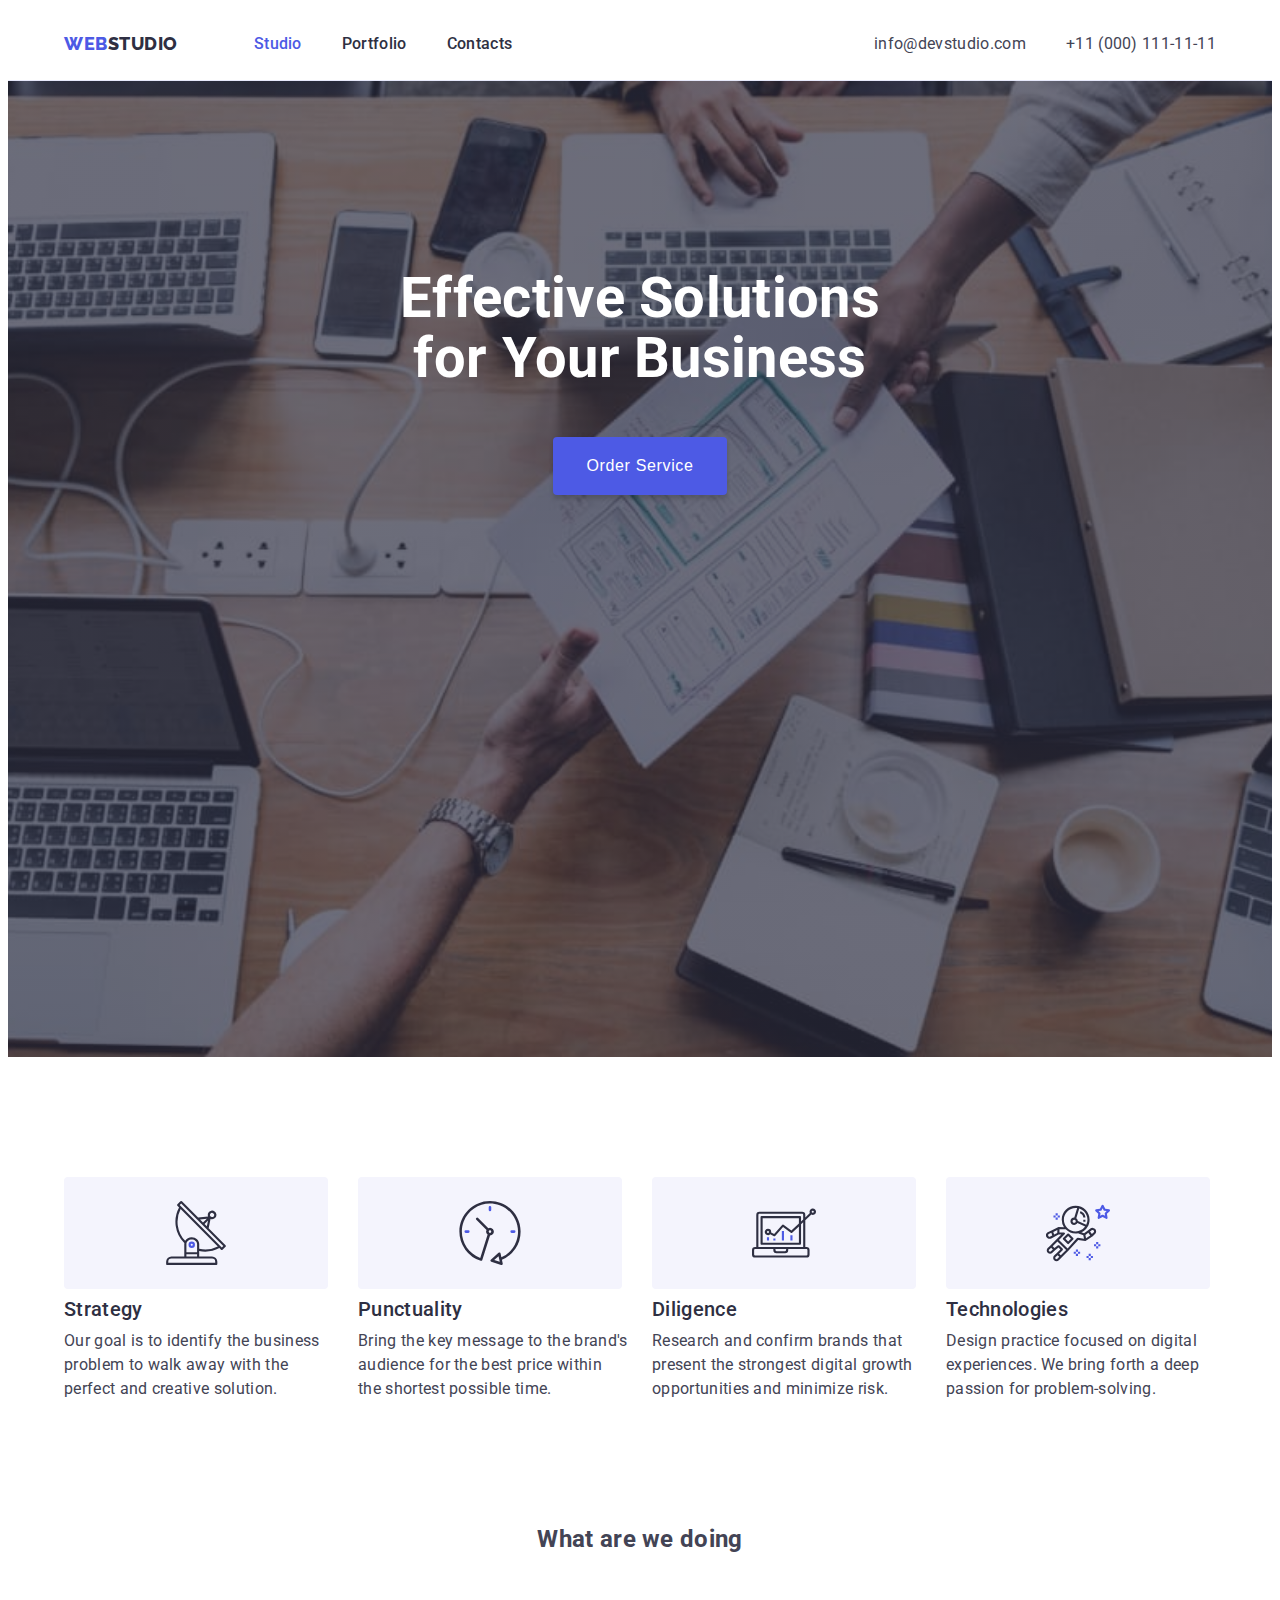
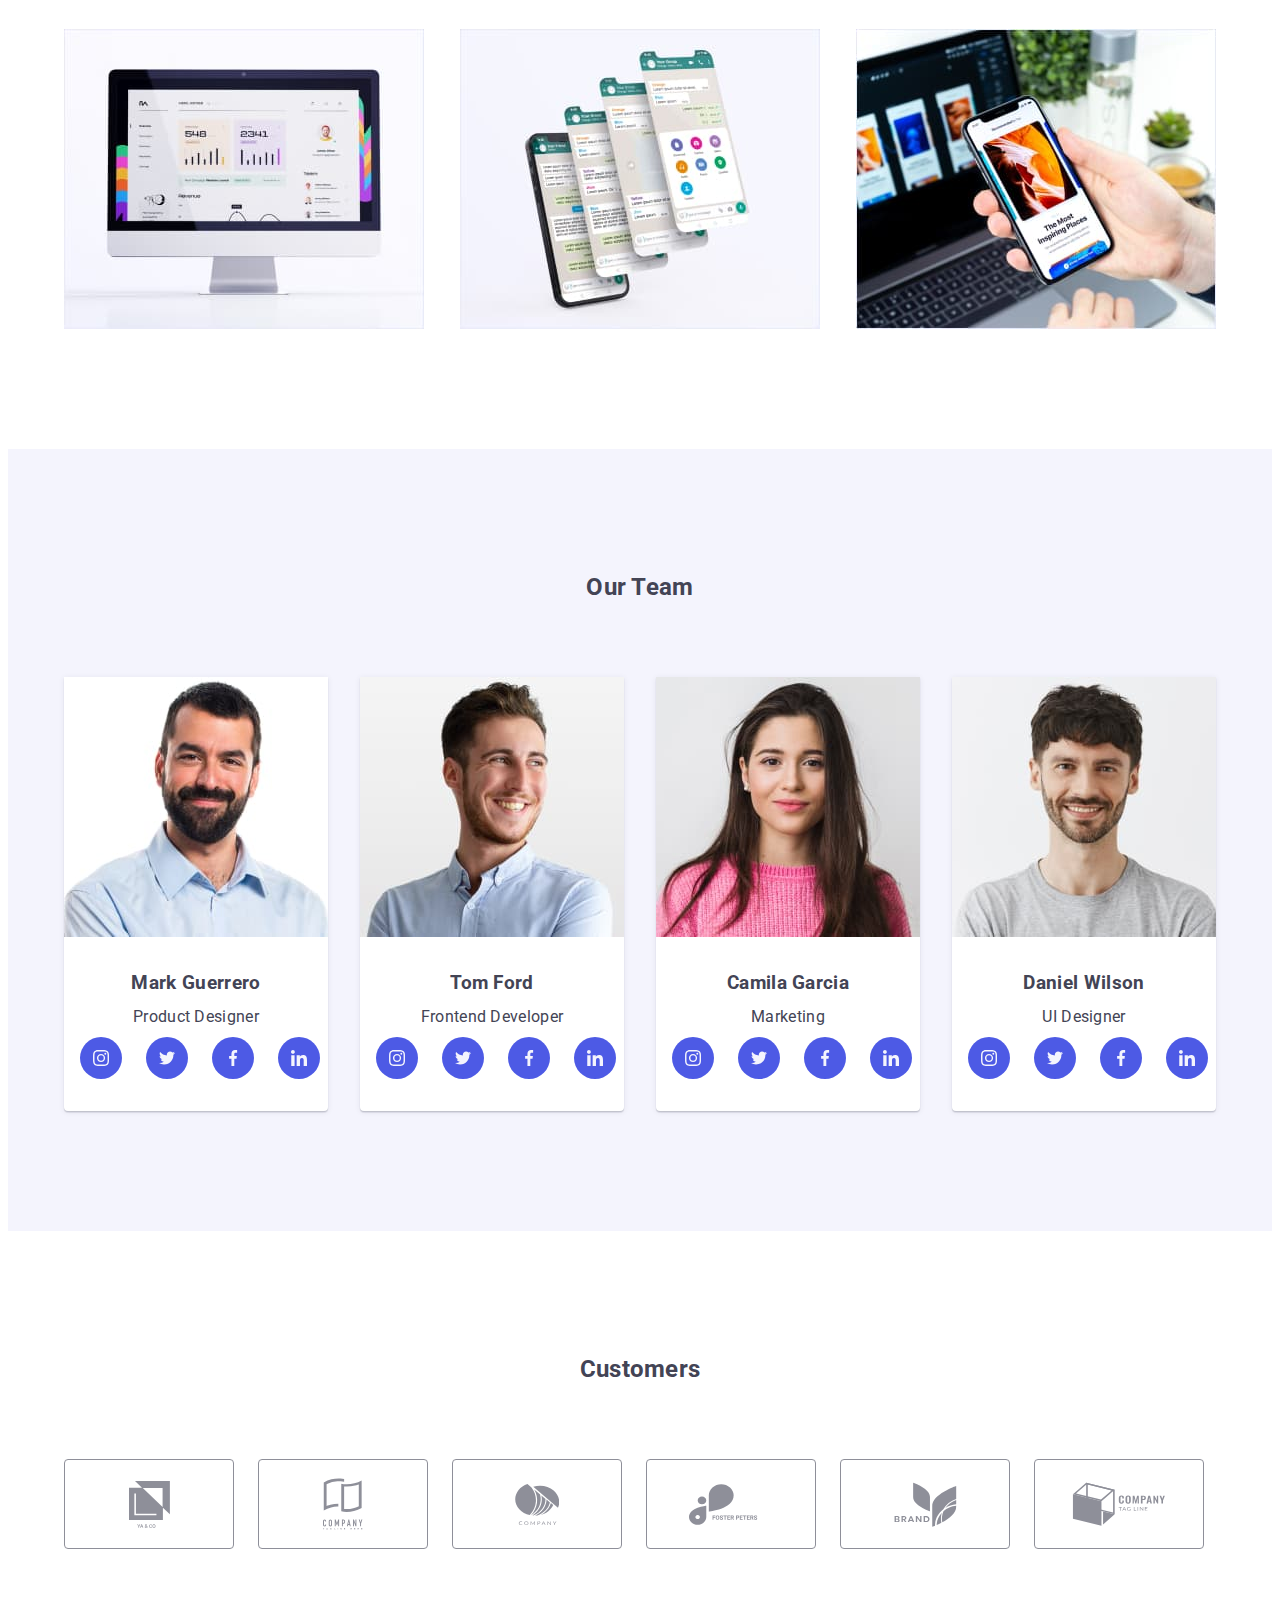
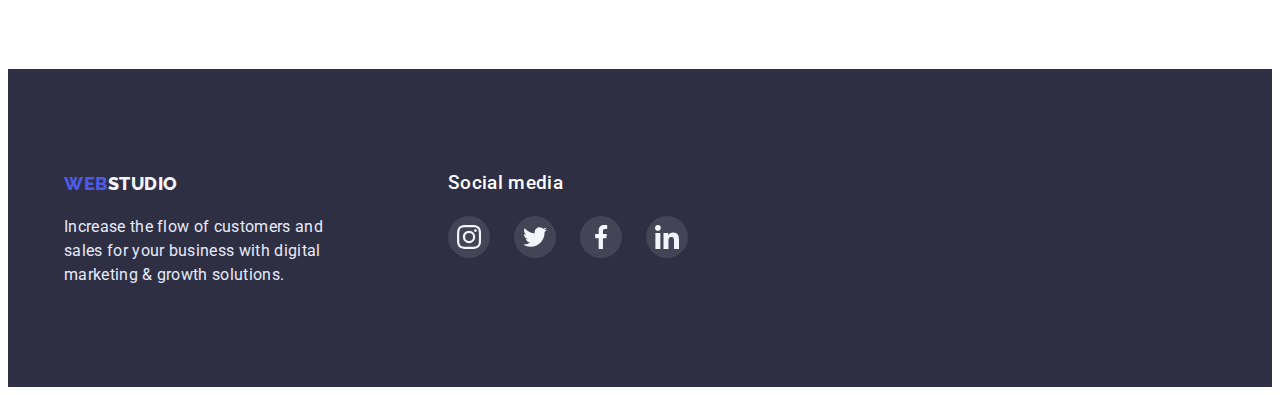
<file: index.html>
<!DOCTYPE html>
<html lang="en">
  <head>
    <meta charset="UTF-8" />
    <meta http-equiv="X-UA-Compatible" content="IE=edge" />
    <meta name="viewport" content="width=device-width, initial-scale=1.0" />
    <title>Document</title>
    <link rel="preconnect" href="https://fonts.googleapis.com" />
    <link rel="preconnect" href="https://fonts.gstatic.com" crossorigin />
    <link
      href="https://fonts.googleapis.com/css2?family=Raleway:wght@800&family=Roboto:wght@400;500;700&display=swap"
      rel="stylesheet"
    />
    <link
      rel="stylesheet"
      href="https://cdnjs.cloudflare.com/ajax/libs/modern-normalize/1.1.0/modern-normalize.min.css"
      integrity="sha512-wpPYUAdjBVSE4KJnH1VR1HeZfpl1ub8YT/NKx4PuQ5NmX2tKuGu6U/JRp5y+Y8XG2tV+wKQpNHVUX03MfMFn9Q=="
      crossorigin="anonymous"
      referrerpolicy="no-referrer"
    />
    <link rel="stylesheet" type="text/css" href="./css/style.css" />
  </head>
  <body>
    <!-- Top Line -->
    <header class="header">
      <div class="container">
        <nav class="header-nav">
          <a href="./index.html" class="header-logo logo link"
            ><span class="logo-accent">WEB</span>STUDIO</a
          >
          <ul class="header-list list">
            <li class="header-item">
              <a href="./index.html" class="header-link link current">Studio</a>
            </li>
            <li class="header-item">
              <a href="./portfolio.html" class="header-link link">Portfolio</a>
            </li>
            <li class="header-item">
              <a href="" class="header-link link">Contacts</a>
            </li>
          </ul>
        </nav>
        <ul class="contacts-list list">
          <li class="contacts-item">
            <a href="mailto:info@devstudio.com" class="contacts-link link"
              >info@devstudio.com</a
            >
          </li>
          <li class="contacts-item">
            <a href="tel:+110001111111" class="contacts-link link"
              >+11 (000) 111-11-11</a
            >
          </li>
        </ul>
      </div>
    </header>
    <main>
      <!-- Hero -->
      <section class="hero">
        <div class="overlay">
          <h1 class="hero-title">Effective Solutions for Your Business</h1>
          <button type="button" class="hero-btn btn">Order Service</button>
        </div>
      </section>
      <!-- Features -->
      <section class="features section">
        <div class="container">
          <h2 class="visually-hidden">Our advantages</h2>
          <ul class="features-list list">
            <li class="features-item">
              <div class="features-icon">
                <svg width="64" height="64">
                  <use href="./images/icons.svg#icon-antenna"></use>
                </svg>
              </div>
              <h3 class="features-title">Strategy</h3>
              <p class="features-text">
                Our goal is to identify the business problem to walk away with
                the perfect and creative solution.
              </p>
            </li>
            <li class="features-item">
              <div class="features-icon">
                <svg width="64" height="64">
                  <use href="./images/icons.svg#icon-clock"></use>
                </svg>
              </div>
              <h3 class="features-title">Punctuality</h3>
              <p class="features-text">
                Bring the key message to the brand's audience for the best price
                within the shortest possible time.
              </p>
            </li>
            <li class="features-item">
              <div class="features-icon">
                <svg width="64" height="64">
                  <use href="./images/icons.svg#icon-diagram"></use>
                </svg>
              </div>
              <h3 class="features-title">Diligence</h3>
              <p class="features-text">
                Research and confirm brands that present the strongest digital
                growth opportunities and minimize risk.
              </p>
            </li>
            <li class="features-item">
              <div class="features-icon">
                <svg width="64" height="64">
                  <use href="./images/icons.svg#icon-astronaut"></use>
                </svg>
              </div>
              <h3 class="features-title">Technologies</h3>
              <p class="features-text">
                Design practice focused on digital experiences. We bring forth a
                deep passion for problem-solving.
              </p>
            </li>
          </ul>
        </div>
      </section>
      <!-- Occupation -->
      <section class="occupation section">
        <div class="container">
          <h2 class="occupation-title">What are we doing</h2>
          <ul class="occupation-list list">
            <li class="occupation-item">
              <img src="./images/img1.jpg" alt="statistics" width="360" />
            </li>
            <li class="occupation-item">
              <img src="./images/img2.jpg" alt="messenger" width="360" />
            </li>
            <li class="occupation-item">
              <img src="./images/img3.jpg" alt="inspiring places" width="360" />
            </li>
          </ul>
        </div>
      </section>
      <!-- Team -->
      <section class="team section">
        <div class="container">
          <h2 class="team-title">Our Team</h2>
          <ul class="team-list list">
            <li class="team-item">
              <img src="./images/photo1.jpg" alt="man with a beard" width="264"/>
              <div class="description">
                <h3 class="team-title-name">Mark Guerrero</h3>
                <p class="team-text">Product Designer</p>
                <ul class="social-list list">
                  <li class="social-item">
                    <a href="" class="social-link link">
                      <svg class="icon-instagram" width="16" height="16">
                        <use href="./images/icons.svg#icon-instagram">
                        </use>
                      </svg>
                    </a>
                  </li>
                  <li class="social-item">
                    <a href="" class="social-link link">
                      <svg class="icon-twitter" width="16" height="16">
                        <use href="./images/icons.svg#icon-twitter">
                        </use>
                      </svg>
                    </a>
                  </li>
                  <li class="social-item">
                    <a href="" class="social-link link">
                      <svg class="icon-facebook" width="16" height="16">
                        <use href="./images/icons.svg#icon-facebook">
                        </use>
                      </svg>
                    </a>
                  </li>
                  <li class="social-item">
                    <a href="" class="social-link link">
                      <svg class="icon-linkedin" width="16" height="16">
                        <use href="./images/icons.svg#icon-linkedin">
                        </use>
                      </svg>
                    </a>
                  </li>
                </ul>
              </div>
            </li>
            <li class="team-item">
              <img src="./images/photo2.jpg" alt="man with a smile" width="264"/>
              <div class="description">
                <h3 class="team-title-name">Tom Ford</h3>
                <p class="team-text">Frontend Developer</p>
                <ul class="social-list list">
                  <li class="social-item">
                    <a href="" class="social-link link">
                      <svg class="icon-instagram" width="16" height="16">
                        <use href="./images/icons.svg#icon-instagram">
                        </use>
                      </svg>
                    </a>
                  </li>
                  <li class="social-item">
                    <a href="" class="social-link link">
                      <svg class="icon-twitter" width="16" height="16">
                        <use href="./images/icons.svg#icon-twitter">
                        </use>
                      </svg>
                    </a>
                  </li>
                  <li class="social-item">
                    <a href="" class="social-link link">
                      <svg class="icon-facebook" width="16" height="16">
                        <use href="./images/icons.svg#icon-facebook">
                        </use>
                      </svg>
                    </a>
                  </li>
                  <li class="social-item">
                    <a href="" class="social-link link">
                      <svg class="icon-linkedin" width="16" height="16">
                        <use href="./images/icons.svg#icon-linkedin">
                        </use>
                      </svg>
                    </a>
                  </li>
                </ul>
              </div>
            </li>
            <li class="team-item">
              <img src="./images/photo3.jpg" alt="girl with long hair" width="264"/>
              <div class="description">
                <h3 class="team-title-name">Camila Garcia</h3>
                <p class="team-text">Marketing</p>
                <ul class="social-list list">
                  <li class="social-item">
                    <a href="" class="social-link link">
                      <svg class="icon-instagram" width="16" height="16">
                        <use href="./images/icons.svg#icon-instagram">
                        </use>
                      </svg>
                    </a>
                  </li>
                  <li class="social-item">
                    <a href="" class="social-link link">
                      <svg class="icon-twitter" width="16" height="16">
                        <use href="./images/icons.svg#icon-twitter">
                        </use>
                      </svg>
                    </a>
                  </li>
                  <li class="social-item">
                    <a href="" class="social-link link">
                      <svg class="icon-facebook" width="16" height="16">
                        <use href="./images/icons.svg#icon-facebook">
                        </use>
                      </svg>
                    </a>
                  </li>
                  <li class="social-item">
                    <a href="" class="social-link link">
                      <svg class="icon-linkedin" width="16" height="16">
                        <use href="./images/icons.svg#icon-linkedin">
                        </use>
                      </svg>
                    </a>
                  </li>
                </ul>
              </div>
            </li>
            <li class="team-item">
              <img src="./images/photo4.jpg" alt="just a man" width="264"/>
              <div class="description">
                <h3 class="team-title-name">Daniel Wilson</h3>
                <p class="team-text">UI Designer</p>
                <ul class="social-list list">
                  <li class="social-item">
                    <a href="" class="social-link link">
                      <svg class="icon-instagram" width="16" height="16">
                        <use href="./images/icons.svg#icon-instagram">
                        </use>
                      </svg>
                    </a>
                  </li>
                  <li class="social-item">
                    <a href="" class="social-link link">
                      <svg class="icon-twitter" width="16" height="16">
                        <use href="./images/icons.svg#icon-twitter">
                        </use>
                      </svg>
                    </a>
                  </li>
                  <li class="social-item">
                    <a href="" class="social-link link">
                      <svg class="icon-facebook" width="16" height="16">
                        <use href="./images/icons.svg#icon-facebook">
                        </use>
                      </svg>
                    </a>
                  </li>
                  <li class="social-item">
                    <a href="" class="social-link link">
                      <svg class="icon-linkedin" width="16" height="16">
                        <use href="./images/icons.svg#icon-linkedin">
                        </use>
                      </svg>
                    </a>
                  </li>
                </ul>
              </div>
            </li>
          </ul>
        </div>
      </section>
      <!-- Customers -->
      <section class="customers section">
        <div class="container">
          <h2 class="customers-title">Customers</h2>
          <ul class="customers-list list">
            <li class="customers-item">
              <a class="customers-link link" href="">
                <svg width="41" height="47">
                  <use href="./images/icons.svg#icon-client1"></use>
                </svg>
              </a>
            </li>
            <li class="customers-item">
              <a class="customers-link link" href="">
                <svg width="40" height="52">
                  <use href="./images/icons.svg#icon-client2"></use>
                </svg>
              </a>
            </li>
            <li class="customers-item">
              <a class="customers-link link" href="">
                <svg width="44" height="41">
                  <use href="./images/icons.svg#icon-client3"></use>
                </svg>
              </a>
            </li>
            <li class="customers-item">
              <a class="customers-link link" href="">
                <svg width="84" height="41">
                  <use href="./images/icons.svg#icon-client4"></use>
                </svg>
              </a>
            </li>
            <li class="customers-item">
              <a class="customers-link link" href="">
                <svg width="63" height="45">
                  <use href="./images/icons.svg#icon-client5"></use>
                </svg>
              </a>
            </li>
            <li class="customers-item">
              <a class="customers-link link" href="">
                <svg width="94" height="44">
                  <use href="./images/icons.svg#icon-client6"></use>
                </svg>
              </a>
            </li>
          </ul>
        </div>
      </section>
    </main>
    <!-- Footer -->
    <footer class="footer">
      <div class="container">
        <div class="short-description">
          <a href="./index.html" class="footer-logo logo link">
            <span class="logo-accent">WEB</span>STUDIO</a>
          <p class="footer-text">
          Increase the flow of customers and sales for your business with digital
          marketing & growth solutions.
          </p>
        </div>
        <div class="social-network">
          <h3 class="social-title">Social media</h3>
          <ul class="social-list list">
            <li class="social-item">
              <a href="" class="social-link link">
                <svg class="icon-instagram icon" width="24" height="24">
                  <use href="./images/icons.svg#icon-instagram">
                  </use>
                </svg>
              </a>
            </li>
            <li class="social-item">
              <a href="" class="social-link link">
                <svg class="icon-twitter icon" width="24" height="24">
                  <use href="./images/icons.svg#icon-twitter">
                  </use>
                </svg>
              </a>
            </li>
            <li class="social-item">
              <a href="" class="social-link link">
                <svg class="icon-facebook icon" width="24" height="24">
                  <use href="./images/icons.svg#icon-facebook">
                  </use>
                </svg>
              </a>
            </li>
            <li class="social-item">
              <a href="" class="social-link link">
                <svg class="icon-linkedin icon" width="24" height="24">
                  <use href="./images/icons.svg#icon-linkedin">
                  </use>
                </svg>
              </a>
            </li>
          </ul>
        </div>
      </div>
    </footer>
  </body>
</html>
</file>
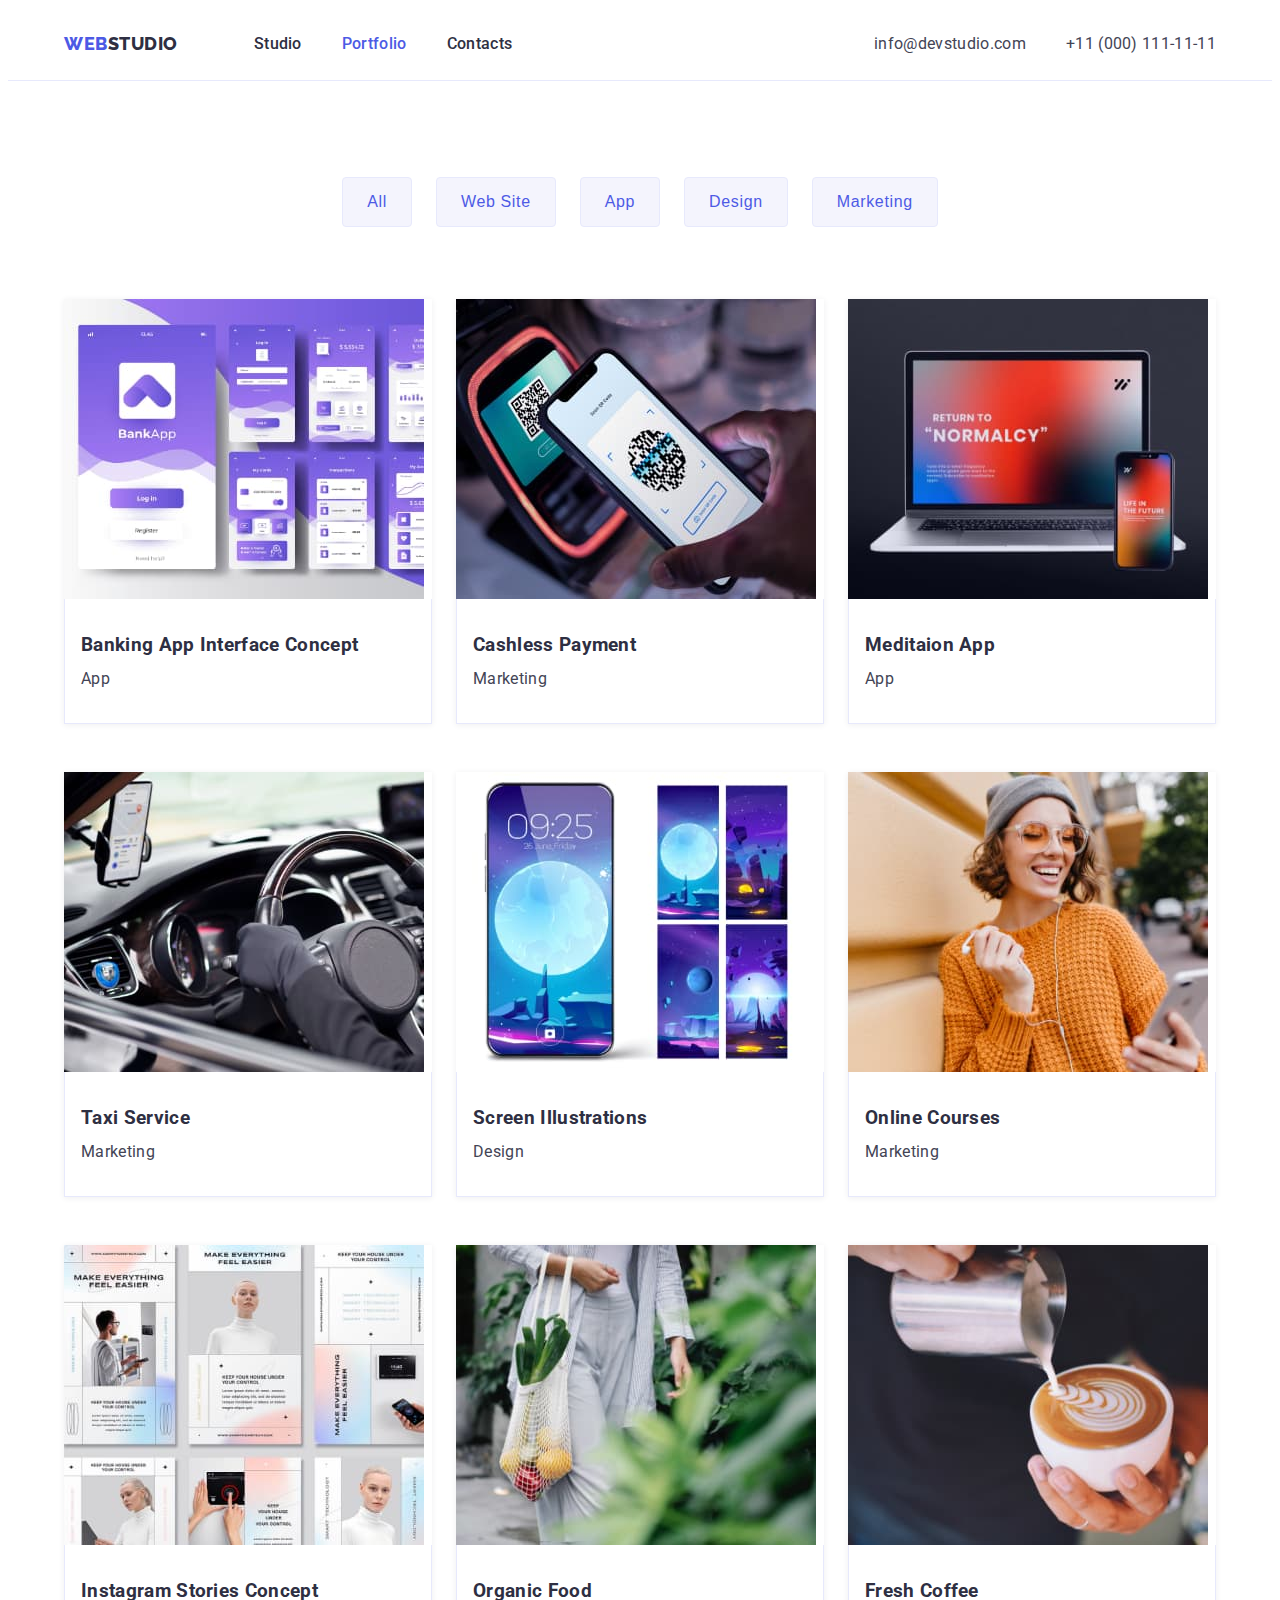
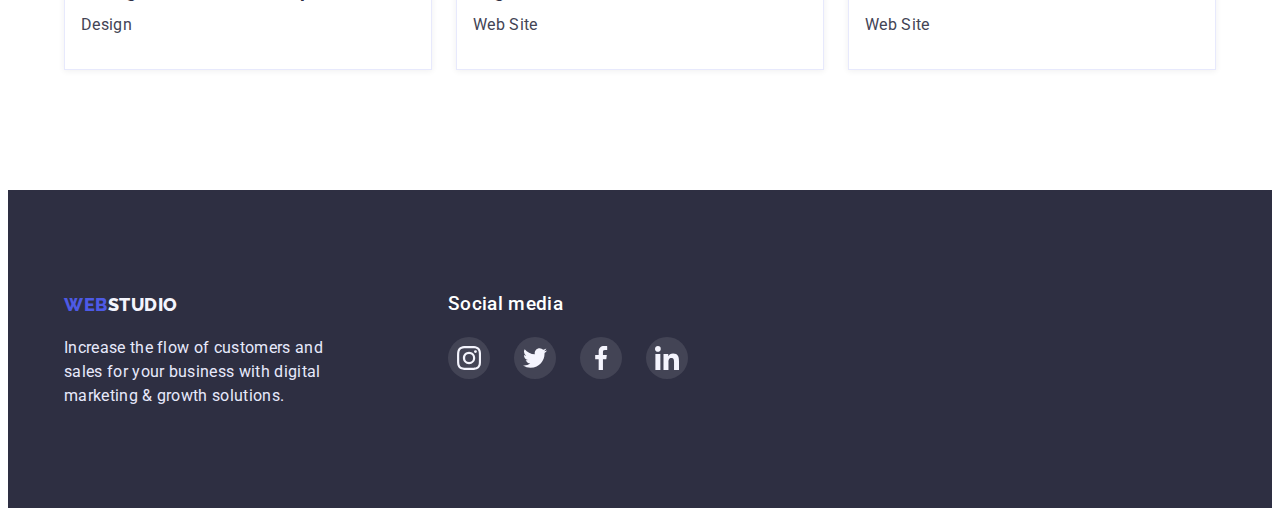
<file: portfolio.html>
<!DOCTYPE html>
<html lang="en">
  <head>
    <meta charset="UTF-8" />
    <meta http-equiv="X-UA-Compatible" content="IE=edge" />
    <meta name="viewport" content="width=device-width, initial-scale=1.0" />
    <title>Document</title>
    <link rel="preconnect" href="https://fonts.googleapis.com" />
    <link rel="preconnect" href="https://fonts.gstatic.com" crossorigin />
    <link
      href="https://fonts.googleapis.com/css2?family=Raleway:wght@800&family=Roboto:wght@400;500;700&display=swap"
      rel="stylesheet"
    />
    <link
      rel="stylesheet"
      href="https://cdnjs.cloudflare.com/ajax/libs/modern-normalize/1.1.0/modern-normalize.min.css"
      integrity="sha512-wpPYUAdjBVSE4KJnH1VR1HeZfpl1ub8YT/NKx4PuQ5NmX2tKuGu6U/JRp5y+Y8XG2tV+wKQpNHVUX03MfMFn9Q=="
      crossorigin="anonymous"
      referrerpolicy="no-referrer"
    />
    <link rel="stylesheet" type="text/css" href="./css/style.css" />
  </head>
  <body>
    <!-- Top Line -->
    <header class="header">
      <div class="container">
        <nav class="header-nav">
          <a href="./index.html" class="header-logo logo link"
            ><span class="logo-accent">WEB</span>STUDIO</a
          >
          <ul class="header-list list">
            <li class="header-item">
              <a href="./index.html" class="header-link link">Studio</a>
            </li>
            <li class="header-item">
              <a href="./portfolio.html" class="header-link current link">Portfolio</a>
            </li>
            <li class="header-item">
              <a href="" class="header-link link">Contacts</a>
            </li>
          </ul>
        </nav>
        <ul class="contacts-list list">
          <li class="contacts-item">
            <a href="mailto:info@devstudio.com" class="contacts-link link"
              >info@devstudio.com</a
            >
          </li>
          <li class="contacts-item">
            <a href="tel:+110001111111" class="contacts-link link"
              >+11 (000) 111-11-11</a
            >
          </li>
        </ul>
      </div>
    </header>
    <main>
      <!-- Projects -->
        <section class="projects">
          <div class="container">
            <h1 class="visually-hidden">Projects</h1>
          <ul class="projects-filter-list list">
            <li class="projects-item">
              <button type="button" class="projects-btn btn">All</button>
            </li>
            <li class="projects-item">
              <button type="button" class="projects-btn btn">Web Site</button>
            </li>
            <li class="projects-item">
              <button type="button" class="projects-btn btn">App</button>
            </li>
            <li class="projects-item">
              <button type="button" class="projects-btn btn">Design</button>
            </li>
            <li class="projects-item">
              <button type="button" class="projects-btn btn">Marketing</button>
            </li>
          </ul>
          <ul class="projects-list list">
            <li class="projects-card-item">
              <a href="" class="projects-link link">
                <img src="./images/Portfolio1.jpg" alt="" width="360" />
                <div class="description">
                  <h3 class="projects-title">Banking App Interface Concept</h3>
                  <p class="projects-text">App</p>
                </div>
              </a>
            </li>
            <li class="projects-card-item">
              <a href="" class="projects-link link">
                <img src="./images/Portfolio2.jpg" alt="" width="360" />
                <div class="description">
                  <h3 class="projects-title">Cashless Payment</h3>
                  <p class="projects-text">Marketing</p>
                </div>
              </a>
            </li>
            <li class="projects-card-item">
              <a href="" class="projects-link link">
                <img src="./images/Portfolio3.jpg" alt="" width="360" />
                <div class="description">
                  <h3 class="projects-title">Meditaion App</h3>
                  <p class="projects-text">App</p>
                </div>
              </a>
            </li>
            <li class="projects-card-item">
              <a href="" class="projects-link link">
                <img src="./images/Portfolio4.jpg" alt="" width="360" />
                <div class="description">
                  <h3 class="projects-title">Taxi Service</h3>
                  <p class="projects-text">Marketing</p>
                </div>
              </a>
            </li>
            <li class="projects-card-item">
              <a href="" class="projects-link link">
                <img src="./images/Portfolio5.jpg" alt="" width="360" />
                <div class="description">
                  <h3 class="projects-title">Screen Illustrations</h3>
                  <p class="projects-text">Design</p>
                </div>
              </a>
            </li>
            <li class="projects-card-item">
              <a href="" class="projects-link link">
                <img src="./images/Portfolio6.jpg" alt="" width="360" />
                <div class="description">
                  <h3 class="projects-title">Online Courses</h3>
                  <p class="projects-text">Marketing</p>
                </div>
              </a>
            </li>
            <li class="projects-card-item">
              <a href="" class="projects-link link">
                <img src="./images/Portfolio7.jpg" alt="" width="360" />
                <div class="description">
                  <h3 class="projects-title">Instagram Stories Concept</h3>
                  <p class="projects-text">Design</p>
                </div>
              </a>
            </li>
            <li class="projects-card-item">
              <a href="" class="projects-link link">
                <img src="./images/Portfolio8.jpg" alt="" width="360" />
                <div class="description">
                  <h3 class="projects-title">Organic Food</h3>
                  <p class="projects-text">Web Site</p>
                </div>
              </a>
            </li>
            <li class="projects-card-item">
              <a href="" class="projects-link link">
                <img src="./images/Portfolio9.jpg" alt="" width="360" />
                <div class="description">
                  <h3 class="projects-title">Fresh Coffee</h3>
                  <p class="projects-text">Web Site</p>
                </div>
              </a>
            </li>
          </ul>
          </div>
        </section>
    </main>
    <!-- Footer -->
    <footer class="footer">
      <div class="container">
        <div class="short-description">
          <a href="./index.html" class="footer-logo logo link">
            <span class="logo-accent">WEB</span>STUDIO</a>
          <p class="footer-text">
          Increase the flow of customers and sales for your business with digital
          marketing & growth solutions.
          </p>
        </div>
        <div class="social-network">
          <h3 class="social-title">Social media</h3>
          <ul class="social-list list">
            <li class="social-item">
              <a href="" class="social-link link">
                <svg class="icon-instagram icon" width="24" height="24">
                  <use href="./images/icons.svg#icon-instagram">
                  </use>
                </svg>
              </a>
            </li>
            <li class="social-item">
              <a href="" class="social-link link">
                <svg class="icon-twitter icon" width="24" height="24">
                  <use href="./images/icons.svg#icon-twitter">
                  </use>
                </svg>
              </a>
            </li>
            <li class="social-item">
              <a href="" class="social-link link">
                <svg class="icon-facebook icon" width="24" height="24">
                  <use href="./images/icons.svg#icon-facebook">
                  </use>
                </svg>
              </a>
            </li>
            <li class="social-item">
              <a href="" class="social-link link">
                <svg class="icon-linkedin icon" width="24" height="24">
                  <use href="./images/icons.svg#icon-linkedin">
                  </use>
                </svg>
              </a>
            </li>
          </ul>
        </div>
      </div>
    </footer>
  </body>
</html>
</file>
<file: css/style.css>
/* основной цвет текста #434455 */
/* цвет заголовков #2E2F42 */
/* цвет акцент #4D5AE5 */
/* цвет выделения #404BBF */
:root {
  --primary-text-color: #434455;
  --title-text-color: #2e2f42;
  --accent-color: #4d5ae5;
  --selection-color: #404BBF;
}
body {
  background-color: #ffffff;
  color: var(--primary-text-color);

  font-family: "Roboto", sans-serif;
  font-weight: 400;
  font-size: 16px;
  line-height: 1.5;
  letter-spacing: 0.02em;
}
.container {
  width: 1152px;

  margin-right: auto;
  margin-left: auto;

  padding-right: 12px;
  padding-left: 12px;

  /* outline: 3px solid green; */
}
.list {
  margin: 0;
  padding: 0;
  
  list-style: none;
}
.link {
  text-decoration: none;
}
.logo {
  font-family: "Raleway", cursive;
  font-weight: 800;
  font-size: 18px;
  letter-spacing: 0.03em;
}
.btn {
  display: inline-block;
  border: 1px solid transparent;
  cursor: pointer;

  font-weight: 500;
  font-size: 16px;
  line-height: 1.5;
  letter-spacing: 0.04em;  
}
.section {
  padding-top: 120px;
  padding-bottom: 120px;
}

/* ----- Top Line ----- */

.header {
  border-bottom: 1px solid #E7E9FC;
}
.header .container {
  display: flex;
  align-items: center;
}
.header-nav {
  display: flex;
  align-items: center;
}
.header-logo {
  margin-right: 76px;
  
  color: var(--title-text-color);
  line-height: 1.33;
}
.logo-accent {
  color: var(--accent-color);
}
.header-list {
  display: flex;
}
.header-item:not(:last-child) {
  margin-right: 40px;
}
.header-link {
  display: block;
  padding-top: 24px;
  padding-bottom: 24px;

  color: var(--title-text-color);
  font-weight: 500;
  font-size: 16px;
  line-height: 1.5;
}
.header-link:hover,
.header-link:focus,
.header-link.current {
  color: var(--accent-color);
}
.contacts-list {
  display: flex;
  margin-left: auto;
}
.contacts-item + .contacts-item {
  margin-left: 40px;
}
.contacts-link {
  display: block;

  color: var(--primary-text-color);
}
.contacts-link:hover,
.contacts-link:focus {
  color: var(--accent-color);
}

/* ----- Hero ----- */

.hero {
  text-align: center;
}
.overlay {
  max-width: 1440px;
  height: 600px;
  margin-right: auto;
  margin-left: auto;
  padding-top: 188px;
  padding-bottom: 188px;

  background-image: linear-gradient(
  to right,
  rgba(46, 47, 66, 0.7),
  rgba(46, 47, 66, 0.7)),
  url("../images/hero-background.jpg");
  background-repeat: no-repeat;
  background-position: center;
  background-size: cover;
  background-color: grey;
}
.hero-title {
  width: 494px;
  margin-top: 0;
  margin-bottom: 48px;
  margin-right: auto;
  margin-left: auto;

  color: #ffffff;
  font-weight: 700;
  font-size: 56px;
  line-height: 1.07;
}
.hero-btn {
  background-color: var(--accent-color);
  color: #ffffff;

  padding: 16px 32px;

  border-radius: 4px;
  box-shadow: 0px 4px 4px rgba(0, 0, 0, 0.15);
}
.hero-btn:hover,
.hero-btn:focus {
  background-color: var(--selection-color);
}

/* ----- Features ----- */

.features {
  padding-bottom: 0px;
}
.visually-hidden {
  position: absolute;
  width: 1px;
  height: 1px;
  margin: -1px;
  border: 0;
  padding: 0;

  white-space: nowrap;
  clip-path: inset(100%);
  clip: rect(0 0 0 0);
  overflow: hidden;
}
.features-list {
  display: flex;
  gap: 24px;
}
.features-item {
  width: calc(100% / 4);
}
.features-icon {
  display: flex;
  width: 264px;
  height: 112px;
  margin-bottom: 8px;

  justify-content: center;
  align-items: center;
  
  background-color: #F4F4FD;
  border-radius: 4px;
}
.features-title {
  margin-top: 0;
  margin-bottom: 8px;
  
  color: var(--title-text-color);
  font-weight: 500;
  font-size: 20px;
  line-height: 1.2;
}
.features-text {
  margin: 0;
}

/* ----- Occupation ----- */

.occupation {
  text-align: center;
}
.occupation-title {
  margin-top: 0;
  margin-bottom: 72px;
}
.occupation-list {
  display: flex;
  justify-content: space-between;
}
.occupation-item img {
  display: block;
}

/* ----- Team ----- */

.team {
  background-color: #f4f4fd;
  text-align: center;
}
.team-title {
  margin-top: 0;
  margin-bottom: 72px;
}
.team-list {
  display: flex;
  justify-content: space-between;
}
.team-item {
  width: 264px;

  box-shadow: 0px 1px 6px rgba(46, 47, 66, 0.08),
    0px 1px 1px rgba(46, 47, 66, 0.16),
    0px 2px 1px rgba(46, 47, 66, 0.08);
  border-radius: 0px 0px 4px 4px;
  
  background-color: #fff;
}
.team-item .description {
  padding: 32px 16px;
}
.team img {
  display: block;
}
.team-title-name {
  margin-top: 0;
  margin-bottom: 8px;
}
.team-text {
  margin-top: 0;
  margin-bottom: 8px;
}
.social-list {
  display: flex;
  gap: 24px;
}
.social-link {
  display: flex;
  width: 40px;
  height: 40px;
  
  justify-content: center;
  align-items: center;

  border: 1px solid transparent;
  border-radius: 50%;

  background-color: var(--accent-color);
}
.social-link:hover,
.social-link:focus {
  background-color: var(--selection-color);
}

/* ----- Customers ----- */

.customers {
  text-align: center;
}
.customers-title {
  margin-top: 0;
  margin-bottom: 72px;
}
.customers-list {
  display: flex;
  gap: 24px;
}
.customers-link {
  display: flex;
  width: 168px;
  height: 88px;

  justify-content: center;
  align-items: center;
  color: #8E8F99;

  border: 1px solid #8E8F99;
  border-radius: 4px;
}
.customers-link:hover,
.customers-link:focus {
  color: var(--selection-color);

  border-color: var(--selection-color);
}
.customers-link > svg {
  fill: currentColor;
}

/* ----- Footer ----- */

.footer {
  padding-top: 100px;
  padding-bottom: 100px;
  
  background-color: var(--title-text-color);
}
.footer .container {
  display: flex;
}
.short-description {
  margin-right: 120px;
}
.footer-logo {
  display: inline-block;
  margin-bottom: 16px;

  color: #f4f4fd;
  line-height: 1.67;
}
.footer-text {
  width: 264px;
  margin: 0;

  color: #e7e9fc;
}
.social-network {
  width: 208px;
}
.social-title {
  margin-top: 0;

  color: #ffffff;
  font-weight: 500;
}
.social-network .social-link {
  background-color: rgba(255, 255, 255, 0.1);
}
.social-network .social-link:hover,
.social-network .social-link:focus {
  background-color: #31D0AA;
}

/* +++++ Porfolio Style +++++ */

/* ----- Projects ----- */

.projects {
  padding-top: 96px;
  padding-bottom: 120px;
}
.projects-filter-list {
  display: flex;
  margin-bottom: 72px;
  justify-content: center;
  gap: 24px;
}
.projects-btn {
  padding: 12px 24px;

  color: var(--accent-color);
  background-color: #F4F4FD;
  border: 1px solid #E7E9FC;
  border-radius: 4px;
}
.projects-btn:hover,
.projects-btn:focus {
  color: #ffffff;
  background-color: var(--accent-color);

  border: 1px solid transparent;
  box-shadow: 0px 3px 1px rgba(0, 0, 0, 0.1),
  0px 2px 1px rgba(0, 0, 0, 0.08),
  0px 2px 2px rgba(0, 0, 0, 0.12);
}
.projects-list {
  display: flex;
  flex-wrap: wrap;
  gap: 48px 24px;
}
.projects-card-item {
  display: block;
  width: calc((100% - 48px) / 3);
  
  box-shadow: 0px 1px 6px rgba(46, 47, 66, 0.08);
}
.projects-card-item:hover,
.projects-card-item:focus {
  box-shadow: 0px 1px 6px rgba(46, 47, 66, 0.08),
  0px 1px 1px rgba(46, 47, 66, 0.16),
  0px 2px 1px rgba(46, 47, 66, 0.08);
}
.projects-card-item .description {
  padding-top: 32px;
  padding-bottom: 32px;
  padding-left: 16px;

  border-right: 1px solid #E7E9FC;
  border-bottom: 1px solid #E7E9FC;
  border-left: 1px solid #E7E9FC;
}
.projects-link {
  color: var(--title-text-color);
}
.projects-link > img {
  display: block;
}
.projects-title {
  margin-top: 0;
  margin-bottom: 8px;
}
.projects-text {
  margin-top: 0;
  margin-bottom: 0;

  color: var(--primary-text-color);
}
</file>
